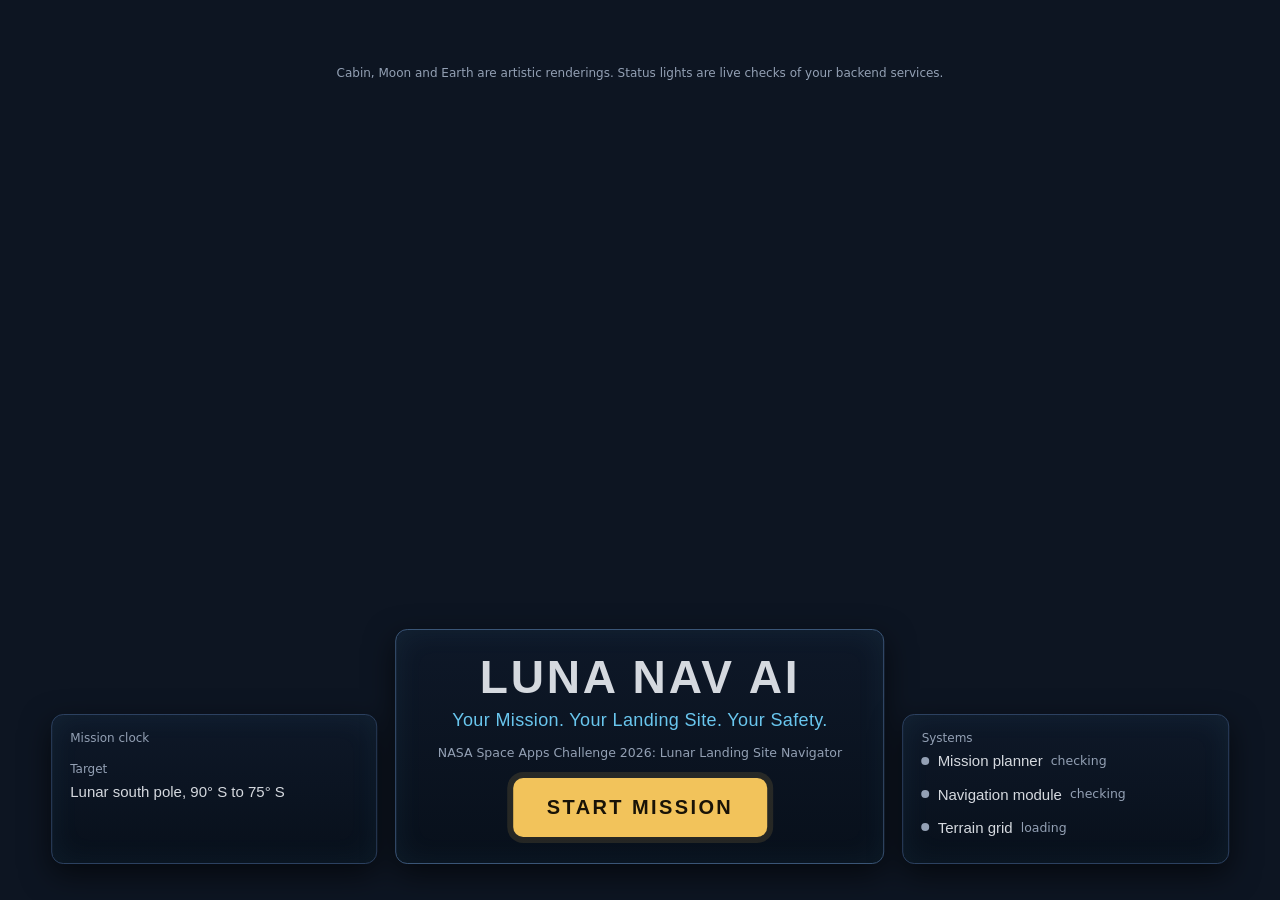
<file: index.html>
<!doctype html>
<html lang="en">
<head>
  <meta charset="utf-8" />
  <meta name="viewport" content="width=device-width, initial-scale=1" />
  <title>LUNA NAV AI</title>
  <meta http-equiv="refresh" content="0; url=frontend/?v=15" />
  <style>body { margin: 0; min-height: 100vh; display: grid; place-items: center; background: #0D1522; color: #D5D9DF; font: 16px/1.5 "Segoe UI", system-ui, sans-serif; } a { color: #F2C35B; }</style>
</head>
<body>
  <p>Opening LUNA NAV AI… <a href="frontend/?v=15">Continue</a></p>
</body>
</html>
</file>
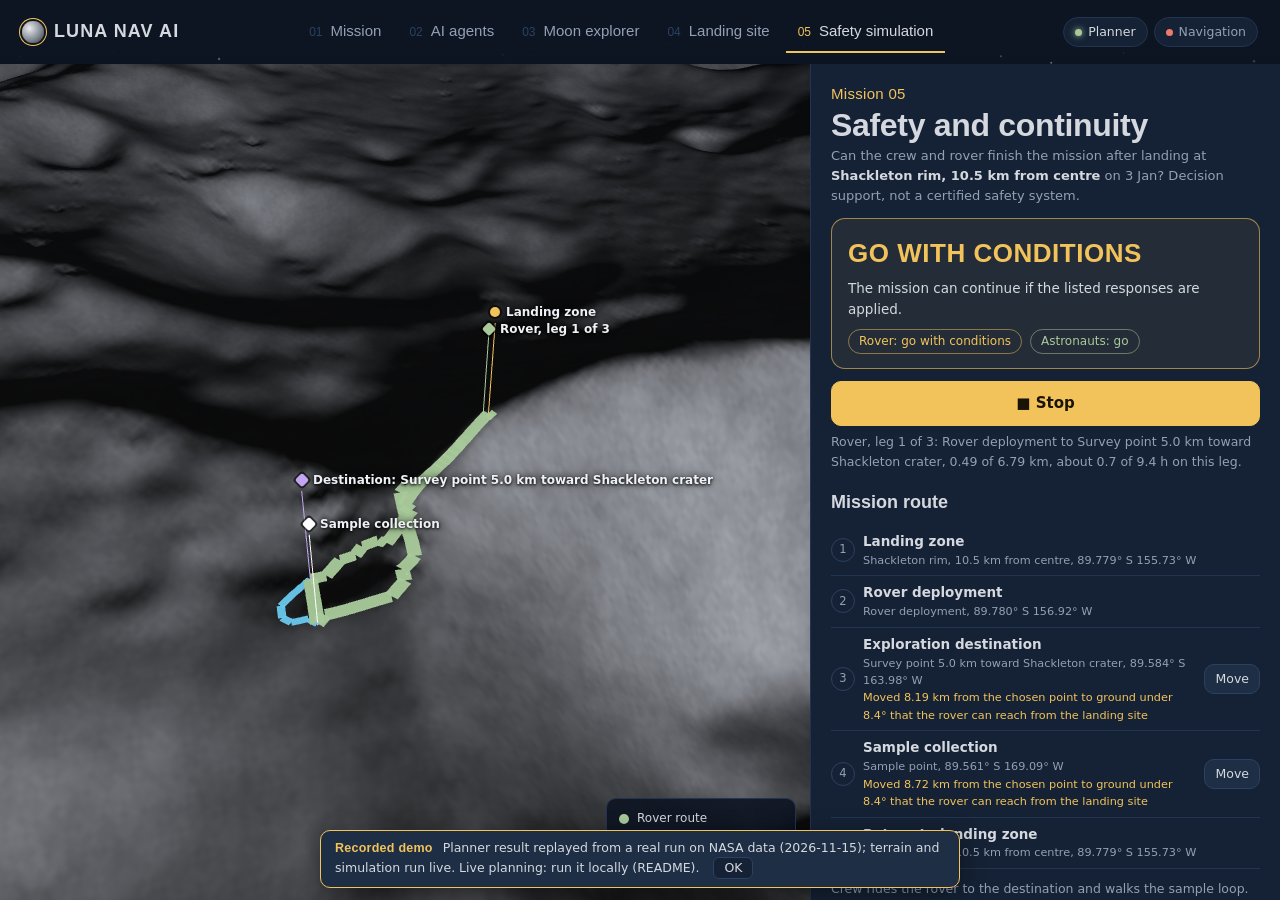
<file: frontend/index.html>
<!doctype html>
<html lang="en">
<head>
  <meta charset="utf-8" />
  <meta name="viewport" content="width=device-width, initial-scale=1" />
  <title>LUNA NAV AI — Mission Command</title>
  <link rel="icon" href="data:," />
  <link rel="stylesheet" href="styles.css?v=15" />
</head>
<body data-phase="cabin">
  <canvas id="stars" aria-hidden="true"></canvas>
  <canvas id="moon" aria-hidden="true"></canvas>

  <!-- ============ OPENING: COMMAND CABIN ============ -->
  <section class="cabin" id="cabin" aria-labelledby="h-cabin">
    <div class="screens">
      <div class="scr side">
        <p class="scr-k">Mission clock</p><p class="scr-v" id="cabin-clock"></p>
        <p class="scr-k">Target</p><p class="scr-v">Lunar south pole, 90° S to 75° S</p>
      </div>
      <div class="scr main">
        <h1 id="h-cabin">LUNA NAV AI</h1>
        <p class="tag">Your Mission. Your Landing Site. Your Safety.</p>
        <p class="challenge">NASA Space Apps Challenge 2026: Lunar Landing Site Navigator</p>
        <button class="start" id="start-mission">START MISSION</button>
      </div>
      <div class="scr side" aria-live="polite">
        <p class="scr-k">Systems</p>
        <p class="scr-v"><i class="led" id="led-planner"></i>Mission planner <span id="st-planner">checking</span></p>
        <p class="scr-v"><i class="led" id="led-nav"></i>Navigation module <span id="st-nav">checking</span></p>
        <p class="scr-v"><i class="led" id="led-terrain"></i>Terrain grid <span id="st-terrain">loading</span></p>
      </div>
    </div>
    <p class="cabin-note">Cabin, Moon and Earth are artistic renderings. Status lights are live checks of your backend services.</p>
  </section>

  <header class="top">
    <div class="brand"><span class="brand-mark" aria-hidden="true"></span><span>LUNA NAV AI</span></div>
    <nav class="rail" aria-label="Mission phases">
      <button class="step" data-go="define"><span class="n">01</span>Mission</button>
      <button class="step" data-go="agents" disabled><span class="n">02</span>AI agents</button>
      <button class="step" data-go="explore"><span class="n">03</span>Moon explorer</button>
      <button class="step" data-go="discover" disabled><span class="n">04</span>Landing site</button>
      <button class="step" data-go="safety" disabled><span class="n">05</span>Safety simulation</button>
    </nav>
    <div class="services" aria-live="polite">
      <button class="svc" id="svc-planner" title="Person 4 mission planner"><i></i>Planner</button>
      <button class="svc" id="svc-nav" title="Person 3 Moon navigation"><i></i>Navigation</button>
    </div>
  </header>

  <!-- ============ MISSION 01 ============ -->
  <section class="phase" id="phase-define" aria-labelledby="h-define">
    <div class="hero-copy">
      <p class="kicker">Mission 01</p>
      <h1 id="h-define">Commander, choose where we land.</h1>
      <p class="lede">Pick the mission type and the landing date. The planner does the rest with NASA data.</p>
      <p class="art-note">Moon rendering is artistic. The gold ring marks the region the site service analyses (south of 75° S).</p>
    </div>

    <form class="console" id="brief" novalidate>
      <div class="console-head"><h2>Mission briefing</h2><span class="mid" id="mission-id-chip" hidden></span></div>

      <fieldset class="block">
        <legend>Mission objective</legend>
        <div class="type-cards four" role="radiogroup">
          <label class="tcard"><input type="radio" name="mtype" value="science" checked />
            <span class="glyph g-explore" aria-hidden="true"></span><b>Scientific exploration</b><small>Collect samples and study geology</small></label>
          <label class="tcard"><input type="radio" name="mtype" value="crewed" />
            <span class="glyph g-astro" aria-hidden="true"></span><b>Astronaut exploration</b><small>Crew moves across the surface</small></label>
          <label class="tcard"><input type="radio" name="mtype" value="robotic" />
            <span class="glyph g-rover" aria-hidden="true"></span><b>Rover exploration</b><small>Deploy a rover to a target region</small></label>
          <label class="tcard"><input type="radio" name="mtype" value="long_duration" />
            <span class="glyph g-lab" aria-hidden="true"></span><b>Long-duration mission</b><small>Energy and contact over a long stay</small></label>
        </div>
        <p class="hint" id="preset-note"></p>
      </fieldset>

      <fieldset class="block basics">
        <legend>When and where</legend>
        <div class="basics-grid">
          <div class="field"><span>Landing date (UTC)</span><input type="hidden" id="date" value="2030-01-01" />
            <div class="date-row"><select id="d-day" aria-label="Day"></select><select id="d-month" aria-label="Month"></select><select id="d-year" aria-label="Year"></select></div></div>
          <label class="field"><span>Landing time (UTC)</span><select id="time"></select></label>
          <label class="field"><span>Stay on the surface <output id="dur-out">96 h</output></span>
            <input type="range" id="duration" min="12" max="336" step="12" value="96" /></label>
          <div class="field place"><span>Landing place</span>
            <label class="region"><input type="radio" name="region" value="south-pole" checked /><b>Lunar south pole</b><small>Analysed with NASA LOLA terrain</small></label></div>
        </div>
      </fieldset>

      <details class="block rules advanced" id="advanced">
        <summary>Advanced settings <small>optional</small></summary>
        <div class="adv-group"><h3>Planning window</h3>
        <label class="field"><span>Days to evaluate</span>
          <div class="stepper"><button type="button" data-step="-1" aria-label="Fewer days">−</button><output id="days-out">3</output><button type="button" data-step="1" aria-label="More days">+</button></div>
          <input type="hidden" id="days" value="3" /></label>
        </div>
        <div class="adv-group"><h3>What matters most</h3>
        <div class="prio" style="--c: var(--sun)"><label for="p-sun">Energy (sunlight)</label><input type="range" id="p-sun" min="0" max="3" step="0.5" value="2" /><output>2</output></div>
        <div class="prio" style="--c: var(--link)"><label for="p-comm">Earth communication</label><input type="range" id="p-comm" min="0" max="3" step="0.5" value="2" /><output>2</output></div>
        <div class="prio" style="--c: var(--ground)"><label for="p-terrain">Terrain safety</label><input type="range" id="p-terrain" min="0" max="3" step="0.5" value="2" /><output>2</output></div>
        <div class="balance" aria-hidden="true"><span id="bal-sun"></span><span id="bal-comm"></span><span id="bal-terrain"></span><span id="bal-nav"></span></div>
        </div>
        <div class="adv-group"><h3>Exploration destination</h3>
        <label class="field"><span>Destination after landing</span>
          <select id="dest-select" class="sel"><option value="auto">Nearest surveyed site to the landing site</option></select></label>
        <label class="toggle"><input type="checkbox" id="nav-on" checked /><span class="sw" aria-hidden="true"></span>
          <span>Include traverse access in the site ranking</span></label>
        <div id="nav-opts">
          <div class="prio" style="--c: var(--route)"><label for="p-nav">Traverse priority</label><input type="range" id="p-nav" min="0" max="3" step="0.5" value="1" /><output>1</output></div>
          <label class="field"><span>Longest acceptable route <output id="maxroute-out">10 km</output></span>
            <input type="range" id="max-route" min="1000" max="100000" step="1000" value="10000" /></label>
          <p class="hint">The destination is used by the safety simulation.</p>
        </div>
        </div>
        <div class="adv-group mobility"><h3>Crew and rover limits</h3>
        <div class="mob-col"><b class="mob-h astro">Astronauts</b>
          <label class="field"><span>Steepest walking slope <output id="a-slope-out">12°</output></span><input type="range" id="a-slope" min="4" max="25" value="12" /></label>
          <label class="field"><span>Longest EVA walk <output id="a-km-out">8 km</output></span><input type="range" id="a-km" min="1" max="20" value="8" /></label>
          <label class="field"><span>Longest EVA <output id="a-h-out">7 h</output></span><input type="range" id="a-h" min="2" max="10" value="7" /></label>
        </div>
        <div class="mob-col"><b class="mob-h rover">Rover</b>
          <label class="field"><span>Steepest drivable slope <output id="r-slope-out">15°</output></span><input type="range" id="r-slope" min="5" max="30" value="15" /></label>
          <label class="field"><span>Drive speed <output id="r-speed-out">0.20 m/s</output></span><input type="range" id="r-speed" min="0.05" max="1" step="0.05" value="0.2" /></label>
          <label class="field"><span>Battery <output id="r-batt-out">1500 Wh</output></span><input type="range" id="r-batt" min="300" max="6000" step="100" value="1500" /></label>
        </div>
        <p class="hint">Assumptions for the safety simulation, not measurements.</p>
        </div>
        <div class="adv-group"><h3>Landing rules</h3>
        <label class="field"><span>Steepest landing slope <output id="slope-out">15°</output></span><input type="range" id="max-slope" min="1" max="30" step="1" value="15" /></label>
        <label class="field"><span>Minimum sunlight <output id="minsun-out">20 h</output></span><input type="range" id="min-sun" min="0" max="200" step="2" value="20" /></label>
        <label class="field"><span>Longest Earth blackout <output id="blackout-out">60 h</output></span><input type="range" id="max-blackout" min="0" max="200" step="2" value="60" /></label>
        <label class="toggle"><input type="checkbox" id="allow-mock" checked /><span class="sw" aria-hidden="true"></span><span>Allow a provisional recommendation from mock data</span></label>
        </div>
      </details>

      <div class="launch-bar">
        <p id="brief-summary" class="summary"></p>
        <p id="brief-error" class="err" role="alert" hidden></p>
        <div class="launch-actions">
          <button type="button" class="ghost" id="new-mission" hidden>Start a new mission</button>
          <button type="submit" class="launch" id="launch">Launch mission analysis</button>
        </div>
      </div>
    </form>
  </section>

  <!-- ============ MISSION 02 ============ -->
  <section class="phase" id="phase-agents" aria-labelledby="h-agents">
    <div class="cc">
      <div class="cc-head"><p class="kicker">Mission 02</p><h1 id="h-agents">Planning agents</h1><div class="req" id="req-status" aria-live="polite"></div></div>
      <ol class="pipeline" id="pipeline"></ol>
      <div class="cc-foot" id="cc-foot"></div>
    </div>
  </section>

  <!-- ============ MISSION 03 ============ -->
  <section class="phase" id="phase-explore" aria-labelledby="h-explore">
    <div class="ex">
      <div class="ex-map">
        <div class="view3d-slot" id="slot-explore"></div>
        <canvas id="map" tabindex="0" hidden aria-label="Moon chart, south polar stereographic. Drag to pan, scroll or plus and minus to zoom."></canvas>
        <div class="viewseg seg" id="view-mode" role="group" aria-label="View">
          <button type="button" data-v="3d" class="on">3D terrain</button><button type="button" data-v="2d">2D chart</button>
        </div>
        <div class="map-tools" id="tools-2d" hidden>
          <button type="button" id="zoom-in" aria-label="Zoom in">+</button><button type="button" id="zoom-out" aria-label="Zoom out">−</button><button type="button" id="zoom-fit">Fit</button>
        </div>
        <div class="hud" id="hud">Drag to rotate, right-drag to pan, scroll to zoom. Click the ground to inspect it.</div>
        <div class="legend" id="legend"></div>
      </div>
      <aside class="ex-side">
        <p class="kicker">Mission 03</p>
        <h1 id="h-explore">Moon explorer</h1>
        <form class="search" id="search"><input id="search-q" placeholder="Site name, ID, or lat, lon (e.g. -89.1, 45)" aria-label="Search lunar locations" /><button class="btn">Go</button></form>
        <p class="hint" id="search-msg"></p>
        <div class="layers">
          <span class="lbl">Terrain colour</span>
          <div class="seg" id="terrain-mode">
            <button type="button" data-mode="regolith" class="on">Shaded</button><button type="button" data-mode="elevation">Elevation</button><button type="button" data-mode="slope">Slope</button>
          </div>
          <label class="field" id="exag-wrap"><span>Vertical exaggeration <output id="exag-out">×3</output></span><input type="range" id="exag" min="1" max="10" step="0.5" value="3" /></label>
          <label class="toggle small"><input type="checkbox" id="features" checked /><span class="sw" aria-hidden="true"></span><span>Named craters (IAU)</span></label>
          <label class="toggle small"><input type="checkbox" id="artemis" checked /><span class="sw" aria-hidden="true"></span><span>NASA Artemis III candidate regions</span></label>
          <label class="toggle small" id="p3-wrap"><input type="checkbox" id="p3-sites" checked /><span class="sw" aria-hidden="true"></span><span>Surveyed sites (navigation module)</span></label>
        </div>
        <div id="nav-banner" class="note"></div>
        <details class="resources" open>
          <summary>Challenge resources and how we use them</summary>
          <dl>
            <dt><a href="https://ssd.jpl.nasa.gov/horizons/" target="_blank" rel="noopener">NASA/JPL Horizons</a></dt>
            <dd>Queried live for every plan: Sun and Earth positions seen from each site, with the LOLA horizon. Gives the sunlight (power) and Earth-visible (communication) hours.</dd>
            <dt><a href="https://quickmap.lroc.asu.edu/" target="_blank" rel="noopener">LROC QuickMap</a></dt>
            <dd>Its LOLA terrain is the data under this 3D view, downloaded from NASA's PDS. Use "Open in QuickMap" on a site to compare with its south-pole illumination and slope layers.</dd>
            <dt><a href="https://trek.nasa.gov/moon/" target="_blank" rel="noopener">NASA Moon Trek</a></dt>
            <dd>Same LRO data in NASA's own 3D viewer. "Open in Moon Trek" copies the site coordinates for a side-by-side check of the terrain and horizon.</dd>
            <dt><a href="https://www.asc-csa.gc.ca/eng/astronomy/moon-exploration/" target="_blank" rel="noopener">CSA Moon Exploration</a></dt>
            <dd>Canada planned a rover for the south polar region and is developing a lunar utility rover to carry cargo for astronauts. Our safety simulation asks the same question for each site: can a rover operate here after landing?</dd>
          </dl>
        </details>
        <div id="site-panel" class="site-panel"></div>
        <div class="route-box" id="route-box"></div>
      </aside>
    </div>
  </section>

  <!-- ============ MISSION 04 ============ -->
  <section class="phase" id="phase-discover" aria-labelledby="h-discover"><div class="dossier" id="dossier"></div></section>

  <!-- ============ MISSION 05 ============ -->
  <section class="phase" id="phase-safety" aria-labelledby="h-safety">
    <div class="sf">
      <div class="sf-view"><div class="view3d-slot" id="slot-safety"></div><div class="legend" id="sf-legend"></div></div>
      <aside class="sf-side" id="sf-side"></aside>
    </div>
  </section>

  <!-- shared 3D view; moved between Mission 03 and 05 -->
  <div id="view3d" class="view3d"><canvas id="gl" tabindex="0" aria-label="3D lunar terrain. Drag to rotate, right-drag to pan, scroll to zoom. In LUNA WALK: drag to look, W A S D to move, Shift to run."></canvas><div class="glabels" id="glabels"></div>
    <div class="walk-hud" id="walk-hud" hidden>
      <div class="walk-top"><b>LUNA WALK</b><span id="walk-where"></span><button class="btn" id="walk-exit">Back to orbit</button></div>
      <p class="walk-note">Ground-level reconstruction from the terrain grid (true vertical scale). Surface texture and sky are illustrative. Not a photograph.</p>
      <div class="walk-keys">Drag to look. W A S D to move, Shift to run, scroll to change speed.</div>
    </div>
    <p class="nogl" id="nogl" hidden>3D view needs WebGL, which this browser has turned off. Use the 2D chart.</p>
  </div>

  <div class="toast" id="toast" role="status" aria-live="polite" hidden></div>
  <script type="module" src="js/app.js?v=15"></script>
</body>
</html>
</file>
<file: frontend/styles.css>
:root {
  --night: #0D1522; --deck: #152235; --deck-2: #1D2E45; --line: #2C4160; --line-soft: #22344f;
  --regolith: #D5D9DF; --dust: #93A0B4; --sun: #F2C35B; --link: #69C6EE; --ground: #A9C99A;
  --route: #C3A6F2; --halt: #F07A6A;
  --display: "Bahnschrift", "DIN Alternate", "D-DIN", "Barlow Semi Condensed", "Roboto Condensed", "Arial Narrow", sans-serif;
  --body: "Segoe UI Variable Text", "Segoe UI", "Inter", "Helvetica Neue", system-ui, sans-serif;
  --top: 64px;
}
* { box-sizing: border-box; }
html, body { margin: 0; height: 100%; }
body { background: var(--night); color: var(--regolith); font: 15px/1.55 var(--body); overflow: hidden; }
button, input, select { font: inherit; color: inherit; }
code { font-size: .92em; color: var(--link); }
:focus-visible { outline: 2px solid var(--sun); outline-offset: 2px; }
.kicker { font-family: var(--display); color: var(--sun); margin: 0 0 4px; font-size: 15px; letter-spacing: .02em; }
h1 { font-family: var(--display); font-weight: 600; font-stretch: condensed; letter-spacing: -.01em; margin: 0; line-height: 1.02; }
h2 { font-family: var(--display); font-weight: 600; font-size: 20px; margin: 0; }

#stars, #moon { position: fixed; pointer-events: none; }
#stars { inset: 0; width: 100%; height: 100%; }
#moon { width: min(84vh, 50vw); height: min(84vh, 50vw); left: calc(100vw - min(500px, 42vw) - min(84vh, 50vw) + 2vw); top: calc(50% + 20px); transform: translateY(-50%);
  transition: transform 1.1s cubic-bezier(.2,.7,.1,1), opacity .8s, left 1.1s cubic-bezier(.2,.7,.1,1); }
body[data-phase="agents"] #moon { left: calc(50% - min(43vh, 29vw)); opacity: .22; transform: translateY(-50%) scale(1.15); }
body[data-phase="explore"] #moon, body[data-phase="discover"] #moon, body[data-phase="safety"] #moon { opacity: 0; }

/* ---------- top bar ---------- */
.top { position: fixed; inset: 0 0 auto 0; height: var(--top); display: flex; align-items: center; gap: 24px; padding: 0 22px; z-index: 20;
  background: linear-gradient(var(--night) 60%, transparent); }
.brand { display: flex; align-items: center; gap: 10px; font-family: var(--display); font-weight: 700; font-size: 18px; letter-spacing: .06em; }
.brand-mark { width: 22px; height: 22px; border-radius: 50%; background: radial-gradient(circle at 34% 34%, #e9ebee, #7c838d 60%, #2a313c); box-shadow: 0 0 0 2px var(--night), 0 0 0 3px var(--sun); }
.rail { display: flex; gap: 4px; margin: 0 auto; }
.step { white-space: nowrap; background: none; border: 0; border-bottom: 2px solid transparent; padding: 8px 12px; cursor: pointer; color: var(--dust); font-family: var(--display); font-size: 15px; display: flex; gap: 8px; align-items: baseline; }
.step .n { font-size: 12px; color: var(--line); font-variant-numeric: tabular-nums; }
.step:hover:not(:disabled) { color: var(--regolith); }
.step[aria-current="step"] { color: var(--regolith); border-color: var(--sun); }
.step[aria-current="step"] .n { color: var(--sun); }
.step:disabled { opacity: .45; cursor: not-allowed; }
.services { display: flex; gap: 6px; }
.svc { display: flex; align-items: center; gap: 6px; background: var(--deck); border: 1px solid var(--line-soft); border-radius: 999px; padding: 4px 11px; font-size: 12.5px; cursor: pointer; color: var(--dust); }
.svc i { width: 7px; height: 7px; border-radius: 50%; background: var(--dust); }
.svc.ok i { background: var(--ground); box-shadow: 0 0 6px var(--ground); } .svc.ok { color: var(--regolith); }
.svc.down i { background: var(--halt); }

/* ---------- phases ---------- */
.phase { position: fixed; inset: var(--top) 0 0 0; display: none; z-index: 5; }
body[data-phase="define"] #phase-define, body[data-phase="agents"] #phase-agents,
body[data-phase="explore"] #phase-explore, body[data-phase="discover"] #phase-discover, body[data-phase="safety"] #phase-safety { display: block; }

/* ---------- Mission 01 ---------- */
#phase-define { display: none; }
body[data-phase="define"] #phase-define { display: grid; grid-template-columns: 1fr min(500px, 42vw); }
.hero-copy { align-self: end; padding: 0 0 7vh 4vw; max-width: 520px; position: relative; z-index: 2; }
.hero-copy h1 { font-size: clamp(40px, 5vw, 72px); text-shadow: 0 2px 24px rgba(0,0,0,.7); }
.lede { color: var(--regolith); max-width: 46ch; margin: 14px 0 8px; text-shadow: 0 1px 12px rgba(0,0,0,.9); }
.art-note { color: var(--dust); font-size: 12.5px; max-width: 52ch; margin: 0; }
.console { margin: 8px 14px 14px 0; background: rgba(21,34,53,.88); backdrop-filter: blur(10px); border: 1px solid var(--line-soft); border-radius: 18px;
  overflow-y: auto; display: flex; flex-direction: column; }
.console-head { display: flex; justify-content: space-between; align-items: center; padding: 18px 20px 6px; }
.mid { font-size: 12px; color: var(--dust); border: 1px solid var(--line); border-radius: 999px; padding: 2px 10px; font-variant-numeric: tabular-nums; }
.block { border: 0; border-top: 1px solid var(--line-soft); margin: 0; padding: 14px 20px 16px; min-width: 0; }
.block legend, .rules summary { font-family: var(--display); font-size: 15.5px; color: var(--regolith); padding: 0; margin-bottom: 10px; float: left; width: 100%; }
.block legend + * { clear: both; }
.hint { color: var(--dust); font-size: 12.5px; margin: 10px 0 0; clear: both; }

.type-cards { display: grid; grid-template-columns: repeat(3, 1fr); gap: 8px; }
.tcard { position: relative; border: 1px solid var(--line); border-radius: 12px; padding: 12px 10px 10px; cursor: pointer; display: flex; flex-direction: column; gap: 3px; background: var(--deck-2); transition: border-color .2s, background .2s; }
.tcard input, .region input { position: absolute; opacity: 0; }
.tcard b { font-family: var(--display); font-weight: 600; font-size: 14.5px; line-height: 1.15; }
.tcard small { color: var(--dust); font-size: 12px; line-height: 1.3; }
.tcard:has(input:checked) { border-color: var(--sun); background: #22324a; }
.tcard:has(input:focus-visible), .region:has(input:focus-visible) { outline: 2px solid var(--sun); outline-offset: 2px; }
.glyph { width: 34px; height: 26px; margin-bottom: 4px; position: relative; }
.g-explore::before { content: ""; position: absolute; inset: 2px 6px 2px 2px; border: 2px solid var(--link); border-radius: 50%; }
.g-explore::after { content: ""; position: absolute; width: 10px; height: 2px; background: var(--link); right: 2px; bottom: 4px; transform: rotate(40deg); }
.g-rover::before { content: ""; position: absolute; left: 2px; right: 6px; top: 6px; height: 9px; border: 2px solid var(--ground); border-radius: 3px; }
.g-rover::after { content: ""; position: absolute; left: 4px; bottom: 2px; width: 6px; height: 6px; border-radius: 50%; background: var(--ground); box-shadow: 16px 0 0 var(--ground); }
.g-lab::before { content: ""; position: absolute; left: 12px; top: 2px; width: 2px; height: 20px; background: var(--sun); }
.g-lab::after { content: ""; position: absolute; left: 3px; top: 4px; width: 20px; height: 9px; border: 2px solid var(--sun); border-radius: 50% 50% 4px 4px; }

.window { display: grid; grid-template-columns: 1fr 1fr; gap: 12px 16px; }
.window legend { grid-column: 1 / -1; }
.field { display: flex; flex-direction: column; gap: 6px; font-size: 13.5px; color: var(--dust); margin-bottom: 10px; }
.field.wide { grid-column: 1 / -1; margin-bottom: 0; }
.field output, .prio output { color: var(--regolith); font-family: var(--display); font-variant-numeric: tabular-nums; }
.field span { display: flex; justify-content: space-between; }
input[type="date"] { background: var(--deck-2); border: 1px solid var(--line); border-radius: 8px; padding: 8px 10px; color-scheme: dark; }
.stepper { display: flex; align-items: center; border: 1px solid var(--line); border-radius: 8px; background: var(--deck-2); width: max-content; }
.stepper button { background: none; border: 0; width: 38px; height: 38px; cursor: pointer; font-size: 18px; color: var(--regolith); }
.stepper output { min-width: 34px; text-align: center; font-size: 18px; }

input[type="range"] { -webkit-appearance: none; appearance: none; width: 100%; height: 22px; background: transparent; --c: var(--sun); }
input[type="range"]::-webkit-slider-runnable-track { height: 4px; border-radius: 4px; background: linear-gradient(90deg, var(--c) var(--fill, 50%), var(--line) var(--fill, 50%)); }
input[type="range"]::-moz-range-track { height: 4px; border-radius: 4px; background: var(--line); }
input[type="range"]::-moz-range-progress { height: 4px; background: var(--c); border-radius: 4px; }
input[type="range"]::-webkit-slider-thumb { -webkit-appearance: none; width: 16px; height: 16px; border-radius: 50%; background: var(--regolith); border: 3px solid var(--c); margin-top: -6px; }
input[type="range"]::-moz-range-thumb { width: 12px; height: 12px; border-radius: 50%; background: var(--regolith); border: 3px solid var(--c); }

.regions { display: grid; gap: 6px; }
.region { position: relative; display: grid; grid-template-columns: 1fr; padding: 9px 12px; border-radius: 10px; border: 1px solid var(--line); cursor: pointer; }
.region b { font-family: var(--display); font-weight: 600; } .region small { color: var(--dust); font-size: 12.5px; }
.region:has(input:checked) { border-color: var(--sun); background: #22324a; }
.region.locked { opacity: .5; cursor: not-allowed; border-style: dashed; }

.prio { display: grid; grid-template-columns: 150px 1fr 26px; align-items: center; gap: 10px; font-size: 14px; }
.prio input { --c: inherit; }
.prio label::before { content: ""; display: inline-block; width: 8px; height: 8px; border-radius: 50%; background: var(--c); margin-right: 8px; }
.balance { display: flex; height: 6px; border-radius: 6px; overflow: hidden; margin-top: 10px; background: var(--line); }
.balance span { transition: flex-grow .3s; }
#bal-sun { background: var(--sun); } #bal-comm { background: var(--link); } #bal-terrain { background: var(--ground); } #bal-nav { background: var(--route); }

.toggle { display: flex; align-items: center; gap: 10px; cursor: pointer; font-size: 14px; position: relative; }
.toggle input { position: absolute; opacity: 0; }
.sw { width: 34px; height: 20px; border-radius: 999px; background: var(--line); position: relative; flex: none; transition: background .2s; }
.sw::after { content: ""; position: absolute; top: 3px; left: 3px; width: 14px; height: 14px; border-radius: 50%; background: var(--regolith); transition: transform .2s; }
.toggle input:checked + .sw { background: var(--route); }
.toggle input:checked + .sw::after { transform: translateX(14px); }
.toggle input:focus-visible + .sw { outline: 2px solid var(--sun); outline-offset: 2px; }
.toggle.small { font-size: 13px; margin-top: 8px; }
#nav-opts { margin-top: 12px; }
.rules summary { cursor: pointer; list-style: none; float: none; margin: 0; }
.rules summary::after { content: "  +"; color: var(--dust); }
.rules[open] summary::after { content: "  −"; }
.rules[open] summary { margin-bottom: 12px; }

.launch-bar { margin-top: auto; position: sticky; bottom: 0; padding: 14px 20px 18px; background: linear-gradient(transparent, rgba(21,34,53,.98) 26%); border-top: 1px solid var(--line-soft); }
.summary { margin: 0 0 10px; color: var(--dust); font-size: 13px; }
.summary b { color: var(--regolith); font-weight: 600; }
.err { color: var(--halt); font-size: 13.5px; margin: 0 0 10px; }
.launch-actions { display: flex; gap: 8px; }
.launch { flex: 1; background: var(--sun); color: #1a1407; border: 0; border-radius: 12px; padding: 14px 18px; font-family: var(--display); font-weight: 700; font-size: 18px; cursor: pointer; }
.launch:hover { background: #f7d17a; } .launch:disabled { opacity: .55; cursor: progress; }
.ghost, .btn { background: var(--deck-2); border: 1px solid var(--line); border-radius: 10px; padding: 10px 14px; cursor: pointer; }
.ghost:hover, .btn:hover { border-color: var(--regolith); }
.btn.primary { background: var(--sun); color: #1a1407; border-color: var(--sun); font-weight: 600; }

/* ---------- Mission 02 ---------- */
#phase-agents { overflow-y: auto; }
.cc { max-width: 880px; margin: 0 auto; padding: 18px 24px 60px; position: relative; }
.cc-head h1 { font-size: 46px; }
.req { margin: 14px 0 22px; display: flex; gap: 14px; align-items: center; flex-wrap: wrap; font-size: 14px; color: var(--dust); }
.req .state { color: var(--regolith); font-weight: 600; }
.req .bar { flex: 1 1 200px; height: 3px; background: var(--line); border-radius: 3px; overflow: hidden; position: relative; }
.req .bar.run::after { content: ""; position: absolute; inset: 0; width: 30%; background: var(--sun); animation: sweep 1.3s ease-in-out infinite; }
@keyframes sweep { from { transform: translateX(-100%); } to { transform: translateX(340%); } }
.pipeline { list-style: none; margin: 0; padding: 0; position: relative; }
.pipeline::before { content: ""; position: absolute; left: 21px; top: 20px; bottom: 20px; width: 2px; background: var(--line); }
.agent { position: relative; display: grid; grid-template-columns: 44px 1fr; gap: 14px; padding: 8px 0; }
.agent .node { width: 44px; height: 44px; border-radius: 50%; border: 2px solid var(--line); background: var(--night); display: grid; place-items: center;
  font-family: var(--display); font-size: 13px; color: var(--dust); position: relative; z-index: 1; transition: border-color .4s, background .4s; }
.agent .card { background: rgba(21,34,53,.82); border: 1px solid var(--line-soft); border-radius: 14px; padding: 12px 16px; }
.agent .row1 { display: flex; justify-content: space-between; gap: 10px; align-items: baseline; flex-wrap: wrap; }
.agent h3 { margin: 0; font-family: var(--display); font-weight: 600; font-size: 19px; }
.agent .role { color: var(--dust); font-size: 13px; margin: 2px 0 0; }
.agent .pill { font-size: 12px; border-radius: 999px; padding: 2px 10px; border: 1px solid var(--line); color: var(--dust); white-space: nowrap; }
.agent .evidence { margin: 10px 0 0; padding: 10px 0 0; border-top: 1px dashed var(--line); font-size: 13.5px; display: grid; gap: 4px; }
.agent .evidence div { display: flex; justify-content: space-between; gap: 12px; }
.agent .evidence span:first-child { color: var(--dust); }
.agent .evidence span:last-child { text-align: right; font-variant-numeric: tabular-nums; }
.agent.branch { margin-left: 40px; }
.agent.branch::before { content: ""; position: absolute; left: -19px; top: -8px; width: 40px; height: 30px; border-left: 2px dashed var(--line); border-bottom: 2px dashed var(--line); border-bottom-left-radius: 14px; }
.agent[data-s="waiting"] .node { border-color: var(--sun); animation: breathe 1.6s ease-in-out infinite; }
.agent[data-s="waiting"] .pill { color: var(--sun); border-color: rgba(242,195,91,.5); }
@keyframes breathe { 50% { box-shadow: 0 0 0 6px rgba(242,195,91,.12); } }
.agent[data-s="done"] .node { border-color: var(--ground); background: #1c2e2a; color: var(--ground); }
.agent[data-s="done"] .pill { color: var(--ground); border-color: rgba(169,201,154,.5); }
.agent[data-s="skipped"] { opacity: .62; } .agent[data-s="skipped"] .node { border-style: dashed; }
.agent[data-s="halted"] .node { border-color: var(--halt); color: var(--halt); }
.agent[data-s="halted"] .pill { color: var(--halt); border-color: rgba(240,122,106,.5); }
.cc-foot { margin-top: 20px; display: flex; gap: 10px; flex-wrap: wrap; align-items: center; }
.cc-foot p { flex-basis: 100%; color: var(--dust); font-size: 13px; margin: 0 0 4px; }

/* ---------- Mission 03 ---------- */
.ex { position: absolute; inset: 0; display: grid; grid-template-columns: 1fr 380px; }
.ex-map { position: relative; }
#map { position: absolute; inset: 0; width: 100%; height: 100%; cursor: grab; touch-action: none; }
#map:active { cursor: grabbing; } #map.picking { cursor: crosshair; }
.map-tools { position: absolute; right: 14px; top: 14px; display: flex; flex-direction: column; gap: 4px; }
.map-tools button { width: 40px; height: 36px; background: rgba(21,34,53,.9); border: 1px solid var(--line); border-radius: 8px; cursor: pointer; font-size: 16px; }
.map-tools #zoom-fit { font-size: 12px; }
.hud { position: absolute; left: 14px; bottom: 14px; background: rgba(13,21,34,.88); border: 1px solid var(--line-soft); border-radius: 8px; padding: 5px 10px; font-size: 12.5px; font-variant-numeric: tabular-nums; }
.legend { position: absolute; right: 14px; bottom: 14px; background: rgba(13,21,34,.9); border: 1px solid var(--line-soft); border-radius: 10px; padding: 10px 12px; font-size: 12px; display: grid; gap: 5px; min-width: 190px; }
.legend .k { display: flex; align-items: center; gap: 8px; }
.legend .dot { width: 10px; height: 10px; border-radius: 50%; } .legend .bar { height: 7px; border-radius: 4px; margin: 2px 0; }
.legend .ends { display: flex; justify-content: space-between; color: var(--dust); }
.ex-side { background: var(--deck); border-left: 1px solid var(--line-soft); padding: 18px 20px; overflow-y: auto; }
.ex-side h1 { font-size: 34px; margin-bottom: 14px; }
.layers { display: grid; gap: 4px; margin-bottom: 14px; } .lbl { font-size: 13px; color: var(--dust); }
.seg { display: inline-flex; border: 1px solid var(--line); border-radius: 9px; overflow: hidden; width: max-content; }
.seg button { background: none; border: 0; padding: 6px 13px; cursor: pointer; color: var(--dust); }
.seg button.on { background: var(--deck-2); color: var(--regolith); }
.note { font-size: 12.5px; color: var(--dust); border-left: 2px solid var(--sun); padding: 4px 0 4px 10px; margin: 0 0 14px; }
.note.bad { border-color: var(--halt); }
.site-panel h2 { font-size: 24px; } .site-panel .sub { color: var(--dust); font-size: 13px; margin: 2px 0 12px; }
.kv { display: grid; grid-template-columns: auto 1fr; gap: 4px 14px; font-size: 13.5px; margin: 0 0 12px; }
.kv dt { color: var(--dust); } .kv dd { margin: 0; text-align: right; font-variant-numeric: tabular-nums; }
.datepick { display: flex; gap: 4px; flex-wrap: wrap; margin-bottom: 10px; }
.datepick button { background: var(--deck-2); border: 1px solid var(--line); border-radius: 999px; padding: 3px 10px; font-size: 12px; cursor: pointer; }
.datepick button.on { border-color: var(--regolith); }
.route-box { border-top: 1px solid var(--line-soft); margin-top: 14px; padding-top: 14px; }
.route-box h2 { font-size: 18px; margin-bottom: 6px; }
.alt { border: 1px solid var(--line); border-radius: 10px; padding: 8px 10px; margin-top: 6px; cursor: pointer; font-size: 13px; }
.alt.sel { border-color: var(--regolith); background: var(--deck-2); }
.alt .sw2 { display: inline-block; width: 18px; height: 3px; vertical-align: middle; margin-right: 8px; border-radius: 2px; }
.alt .st { display: grid; grid-template-columns: 1fr 1fr; color: var(--dust); margin-top: 3px; font-variant-numeric: tabular-nums; }

/* ---------- badges ---------- */
.badge { display: inline-block; font-size: 11.5px; border-radius: 999px; padding: 1px 8px; border: 1px solid; vertical-align: 2px; white-space: nowrap; }
.badge.MOCK { color: #e8c77a; border-color: rgba(232,199,122,.55); }
.badge.UNVERIFIED { color: var(--halt); border-color: rgba(240,122,106,.55); }
.badge.VERIFIED { color: var(--ground); border-color: rgba(169,201,154,.6); }

/* ---------- Mission 04 ---------- */
#phase-discover { overflow-y: auto; }
.dossier { max-width: 1180px; margin: 0 auto; padding: 18px 26px 70px; }
.d-head { display: grid; grid-template-columns: 1fr auto; gap: 18px; align-items: end; margin-bottom: 18px; }
.d-head h1 { font-size: clamp(40px, 5vw, 68px); }
.d-head .coords { color: var(--dust); margin: 8px 0 0; font-variant-numeric: tabular-nums; }
.d-actions { display: flex; gap: 8px; flex-wrap: wrap; justify-content: flex-end; }
.provisional { border: 1px solid rgba(232,199,122,.45); background: rgba(232,199,122,.06); color: #ecd6a0; border-radius: 12px; padding: 10px 14px; font-size: 13.5px; margin-bottom: 18px; }
.provisional ul { margin: 4px 0 0; padding-left: 18px; }
.d-grid { display: grid; grid-template-columns: 1.15fr 1fr; gap: 18px; }
.panel { background: rgba(21,34,53,.9); border: 1px solid var(--line-soft); border-radius: 16px; padding: 18px 20px; }
.panel h2 { margin-bottom: 12px; }
.window-line { font-family: var(--display); font-size: 22px; margin: 0 0 4px; font-variant-numeric: tabular-nums; }
.gauge { margin: 14px 0; }
.gauge .top2 { display: flex; justify-content: space-between; align-items: baseline; font-size: 14px; }
.gauge .val { font-family: var(--display); font-size: 22px; font-variant-numeric: tabular-nums; }
.gauge .val small { font-size: 14px; color: var(--dust); }
.gauge .track { height: 8px; background: var(--line); border-radius: 8px; overflow: hidden; margin-top: 5px; position: relative; }
.gauge .track i { display: block; height: 100%; background: var(--c); border-radius: 8px; transition: width 1s cubic-bezier(.2,.7,.1,1); }
.gauge .track b { position: absolute; top: -3px; bottom: -3px; width: 2px; background: var(--regolith); }
.gauge .cap { font-size: 12.5px; color: var(--dust); margin-top: 3px; }
.feas { display: flex; gap: 18px; align-items: center; }
.feas .ring { width: 92px; height: 92px; flex: none; }
.feas .big { font-family: var(--display); font-size: 30px; }
.why { font-size: 14.5px; } .why p { margin: 0 0 10px; }
.contrib { display: flex; height: 22px; border-radius: 6px; overflow: hidden; margin: 8px 0 4px; background: var(--line); }
.contrib span { display: block; height: 100%; }
.contrib-keys { display: flex; gap: 14px; flex-wrap: wrap; font-size: 12.5px; color: var(--dust); }
.contrib-keys i { display: inline-block; width: 8px; height: 8px; border-radius: 50%; margin-right: 5px; }
.check { font-size: 12.5px; color: var(--dust); margin-top: 8px; }
.alts { width: 100%; border-collapse: collapse; font-size: 13.5px; font-variant-numeric: tabular-nums; }
.alts th { text-align: left; color: var(--dust); font-weight: 400; padding: 6px 8px; border-bottom: 1px solid var(--line); }
.alts td { padding: 8px; border-bottom: 1px solid var(--line-soft); vertical-align: middle; }
.alts tr.top td { color: var(--sun); }
.alts tr[data-site] { cursor: pointer; } .alts tr[data-site]:hover td { background: rgba(255,255,255,.03); }
.sbar { width: 90px; height: 6px; border-radius: 6px; background: var(--line); display: inline-block; vertical-align: middle; margin-right: 8px; overflow: hidden; }
.sbar i { display: block; height: 100%; background: var(--sun); }
.rej li { margin-bottom: 6px; } .rej { padding-left: 18px; font-size: 13.5px; } .rej .v { color: var(--halt); }
.span2 { grid-column: 1 / -1; }
.metrics { display: flex; gap: 22px; flex-wrap: wrap; font-size: 13px; color: var(--dust); }
.metrics b { color: var(--regolith); font-family: var(--display); font-size: 18px; display: block; font-variant-numeric: tabular-nums; }
.cmp { display: grid; grid-template-columns: 1fr 1fr; gap: 14px; }
.cmp h3 { font-family: var(--display); margin: 0 0 6px; font-weight: 600; }
.cmp ol { margin: 0; padding-left: 20px; font-size: 13.5px; font-variant-numeric: tabular-nums; }
.empty { text-align: center; max-width: 620px; margin: 6vh auto; }
.empty h1 { font-size: 48px; margin-bottom: 12px; }

.toast { position: fixed; bottom: 18px; left: 50%; transform: translateX(-50%); background: var(--deck-2); border: 1px solid var(--line); border-radius: 10px; padding: 10px 16px; z-index: 50; font-size: 14px; max-width: 90vw; }

@media (max-width: 980px) {
  body { overflow: auto; }
  .top { height: auto; flex-wrap: wrap; padding: 10px 14px; gap: 8px; position: sticky; }
  .rail { order: 3; width: 100%; overflow-x: auto; margin: 0; }
  .phase { position: relative; inset: auto; min-height: calc(100vh - 110px); }
  #moon { width: 90vw; height: 90vw; left: 5vw; top: 120px; transform: none; }
  body[data-phase="define"] #phase-define { grid-template-columns: 1fr; }
  .hero-copy { padding: 52vw 18px 20px; }
  .console { margin: 0 10px 20px; overflow: visible; }
  .launch-bar { position: static; }
  .step { padding: 8px 8px; font-size: 14px; }
  .type-cards { grid-template-columns: 1fr; }
  .prio { grid-template-columns: 120px 1fr 26px; }
  .ex { position: relative; grid-template-columns: 1fr; grid-template-rows: 62vh auto; }
  .ex-side { border-left: 0; }
  .d-grid, .cmp, .d-head { grid-template-columns: 1fr; }
  .d-actions { justify-content: flex-start; }
}
@media (prefers-reduced-motion: reduce) { *, *::before, *::after { animation: none !important; transition: none !important; } }

/* =================== v2: cabin, mobility, 3D, safety =================== */
.top { transition: opacity .6s; }
body[data-phase="cabin"] .top { opacity: 0; pointer-events: none; }
body[data-phase="cabin"] #moon { width: min(64vh, 42vw); height: min(64vh, 42vw); left: calc(50% - min(32vh, 21vw) + var(--mx, 0px) - 6vw); top: calc(38% + var(--my, 0px)); transform: translateY(-50%); }
.cabin { position: fixed; inset: 0; z-index: 8; display: none; overflow: hidden; }
body[data-phase="cabin"] .cabin { display: block; }
.cabin-svg { position: absolute; inset: -20px; transform: translate(var(--px, 0), var(--py, 0)); transition: transform .9s cubic-bezier(.4,0,.2,1), opacity .9s; }
.cabin-svg svg { width: 100%; height: 100%; display: block; }
.cabin .earth { position: absolute; width: min(9vh, 6vw); height: min(9vh, 6vw); right: 22vw; top: 17vh; transform: translate(var(--mx, 0), var(--my, 0)); }
.cabin.launch .cabin-svg { transform: scale(1.9); opacity: 0; }
.cabin.launch .screens, .cabin.launch .earth, .cabin.launch .cabin-note { opacity: 0; transition: opacity .5s; }
.screens { position: absolute; left: 50%; bottom: 4vh; transform: translateX(-50%) translate(var(--px, 0), var(--py, 0)); display: grid; grid-template-columns: 1fr 1.5fr 1fr; gap: 18px; width: min(1180px, 92vw); align-items: end; }
.scr { background: linear-gradient(#0e1828, #08101b); border: 1px solid #2c4160; border-radius: 12px; padding: 14px 18px; box-shadow: inset 0 0 30px rgba(105,198,238,.07), 0 10px 30px rgba(0,0,0,.6); }
.scr.side { min-height: 150px; }
.scr.main { text-align: center; padding: 24px 22px 26px; border-color: #3a5576; }
.scr.main h1 { font-size: clamp(32px, 3.6vw, 54px); letter-spacing: .06em; font-stretch: normal; white-space: nowrap; }
.tag { margin: 6px 0 18px; color: var(--link); font-family: var(--display); font-size: 18px; letter-spacing: .02em; }
.start { background: var(--sun); color: #191307; border: 0; border-radius: 10px; padding: 14px 34px; font-family: var(--display); font-weight: 700; font-size: 20px; letter-spacing: .12em; cursor: pointer; box-shadow: 0 0 0 6px rgba(242,195,91,.12); }
.start:hover { background: #f7d17a; }
.scr-k { margin: 0; font-size: 12px; color: var(--dust); }
.scr-v { margin: 2px 0 10px; font-family: var(--display); font-size: 15px; font-variant-numeric: tabular-nums; display: flex; align-items: center; gap: 8px; flex-wrap: wrap; }
.scr-v span { color: var(--dust); font-family: var(--body); font-size: 12.5px; }
.led { width: 8px; height: 8px; border-radius: 50%; background: var(--dust); display: inline-block; }
.led.ok { background: var(--ground); box-shadow: 0 0 8px var(--ground); } .led.warn { background: var(--sun); } .led.down { background: var(--halt); }
.cabin-note { position: absolute; left: 0; right: 0; top: 64px; text-align: center; font-size: 12px; color: var(--dust); margin: 0; }

.type-cards.four { grid-template-columns: repeat(2, 1fr); }
.g-astro::before { content: ""; position: absolute; left: 11px; top: 1px; width: 11px; height: 11px; border: 2px solid var(--link); border-radius: 50%; }
.g-astro::after { content: ""; position: absolute; left: 7px; top: 14px; width: 19px; height: 10px; border: 2px solid var(--link); border-bottom: 0; border-radius: 9px 9px 0 0; }
input[type="time"], .sel { background: var(--deck-2); border: 1px solid var(--line); border-radius: 8px; padding: 8px 10px; color-scheme: dark; width: 100%; }
.mobility { display: grid; grid-template-columns: 1fr 1fr; gap: 0 18px; }
.mobility legend, .mobility .hint { grid-column: 1 / -1; }
.mob-h { display: block; font-family: var(--display); font-weight: 600; margin-bottom: 6px; }
.mob-h.astro { color: var(--link); } .mob-h.rover { color: var(--ground); }
.mob-col .field { margin-bottom: 6px; }

/* explorer v2 */
.view3d-slot { position: absolute; inset: 0; }
.view3d { position: absolute; inset: 0; display: none; }
.view3d-slot .view3d { display: block; }
#gl { width: 100%; height: 100%; display: block; cursor: grab; outline: none; }
#gl:active { cursor: grabbing; }
.picking #gl { cursor: crosshair; }
.glabels { position: absolute; inset: 0; pointer-events: none; overflow: hidden; }
.glabel { position: absolute; left: 0; top: 0; white-space: nowrap; font-size: 12px; font-weight: 600; color: #eef1f5; text-shadow: 0 1px 3px #000, 0 0 8px #000; display: flex; gap: 6px; align-items: center; margin: -20px 0 0 -5px; }
.glabel i { width: 10px; height: 10px; border-radius: 50%; background: var(--mc); box-shadow: 0 0 0 2px rgba(0,0,0,.6); }
.glabel.p3 i { border-radius: 2px; } .glabel.stop i { border-radius: 2px; transform: rotate(45deg); }
.glabel small { color: var(--dust); font-weight: 400; }
.viewseg { position: absolute; left: 14px; top: 14px; background: rgba(13,21,34,.9); z-index: 3; }
.search { display: flex; gap: 6px; margin-bottom: 4px; }
.search input { flex: 1; background: var(--deck-2); border: 1px solid var(--line); border-radius: 8px; padding: 8px 10px; min-width: 0; }
.search .btn { padding: 8px 14px; }
.walk-hud { position: absolute; inset: 0; pointer-events: none; }
.walk-top { pointer-events: auto; position: absolute; left: 14px; top: 14px; right: 14px; display: flex; gap: 14px; align-items: center; background: rgba(13,21,34,.88); border: 1px solid var(--line); border-radius: 10px; padding: 8px 12px; font-size: 13.5px; }
.walk-top b { font-family: var(--display); color: var(--sun); font-size: 17px; letter-spacing: .06em; }
.walk-top span { flex: 1; color: var(--regolith); font-variant-numeric: tabular-nums; }
.walk-note { position: absolute; left: 14px; bottom: 44px; margin: 0; font-size: 12px; color: var(--dust); max-width: 520px; text-shadow: 0 1px 3px #000; }
.walk-keys { position: absolute; left: 14px; bottom: 14px; font-size: 12.5px; background: rgba(13,21,34,.85); border-radius: 8px; padding: 4px 10px; }
.walking .ex-side, .walking .viewseg, .walking #legend, .walking #hud, .walking #sf-legend { visibility: hidden; }
.walking .ex, .walking .sf { grid-template-columns: 1fr 0; }
.nogl { position: absolute; inset: 40% 20% auto; text-align: center; color: var(--dust); }

/* safety */
#phase-safety { overflow: hidden; }
.sf { position: absolute; inset: 0; display: grid; grid-template-columns: 1fr 470px; }
.sf-view { position: relative; }
.sf-side { background: var(--deck); border-left: 1px solid var(--line-soft); overflow-y: auto; padding: 18px 20px 40px; }
.sf-side h1 { font-size: 32px; margin-bottom: 4px; }
.sf-side h2 { font-size: 18px; margin: 18px 0 8px; }
.verdict { border-radius: 14px; padding: 14px 16px; margin: 12px 0; border: 1px solid; }
.verdict b { font-family: var(--display); font-size: 26px; display: block; letter-spacing: .02em; }
.verdict.go { border-color: rgba(169,201,154,.6); background: rgba(169,201,154,.08); color: var(--ground); }
.verdict.conditional { border-color: rgba(242,195,91,.6); background: rgba(242,195,91,.07); color: var(--sun); }
.verdict.nogo { border-color: rgba(240,122,106,.65); background: rgba(240,122,106,.09); color: var(--halt); }
.verdict p { margin: 4px 0 0; color: var(--regolith); font-size: 13.5px; }
.actors { display: flex; gap: 8px; margin-top: 10px; flex-wrap: wrap; }
.chip { font-size: 12px; border-radius: 999px; padding: 2px 10px; border: 1px solid var(--line); color: var(--dust); }
.chip.go { color: var(--ground); border-color: rgba(169,201,154,.5); } .chip.conditional { color: var(--sun); border-color: rgba(242,195,91,.5); } .chip.nogo { color: var(--halt); border-color: rgba(240,122,106,.5); }
.chip.astronaut { color: var(--link); border-color: rgba(105,198,238,.5); } .chip.rover { color: var(--ground); border-color: rgba(169,201,154,.5); }
.stops { list-style: none; margin: 0; padding: 0; counter-reset: s; }
.stops li { display: grid; grid-template-columns: 24px 1fr auto; gap: 8px; align-items: center; padding: 6px 0; border-bottom: 1px solid var(--line-soft); font-size: 13.5px; }
.stops li::before { counter-increment: s; content: counter(s); width: 22px; height: 22px; border-radius: 50%; border: 1px solid var(--line); display: grid; place-items: center; font-size: 11.5px; color: var(--dust); }
.stops small { display: block; color: var(--dust); font-variant-numeric: tabular-nums; }
.stops .btn { padding: 4px 10px; font-size: 12.5px; }
.scen { display: grid; grid-template-columns: 1fr 1fr; gap: 6px; }
.scen button { text-align: left; background: var(--deck-2); border: 1px solid var(--line); border-radius: 10px; padding: 8px 10px; cursor: pointer; font-size: 13px; }
.scen button small { display: block; color: var(--dust); font-size: 11.5px; margin-top: 2px; }
.scen button[aria-pressed="true"] { border-color: var(--halt); background: rgba(240,122,106,.1); }
.haz { border: 1px solid var(--line); border-left: 3px solid var(--dust); border-radius: 10px; padding: 10px 12px; margin-bottom: 8px; font-size: 13.5px; }
.haz.block { border-left-color: var(--halt); } .haz.warn { border-left-color: var(--sun); } .haz.info { border-left-color: var(--link); }
.haz h3 { margin: 0 0 4px; font-family: var(--display); font-weight: 600; font-size: 16px; display: flex; gap: 8px; align-items: baseline; flex-wrap: wrap; }
.haz p { margin: 4px 0 0; } .haz .lab { color: var(--dust); }
.haz .recalc { color: var(--regolith); background: var(--deck-2); border-radius: 6px; padding: 4px 8px; margin-top: 6px; font-variant-numeric: tabular-nums; }
.sev { font-size: 11px; border-radius: 999px; padding: 1px 8px; border: 1px solid; }
.sev.block { color: var(--halt); } .sev.warn { color: var(--sun); } .sev.info { color: var(--link); }
.nums { display: grid; grid-template-columns: repeat(3, 1fr); gap: 10px; }
.nums div { background: var(--deck-2); border-radius: 10px; padding: 8px 10px; font-size: 12px; color: var(--dust); }
.nums b { display: block; font-family: var(--display); font-size: 20px; color: var(--regolith); font-variant-numeric: tabular-nums; }
.tl { width: 100%; height: auto; display: block; }
.legs { width: 100%; border-collapse: collapse; font-size: 12.5px; font-variant-numeric: tabular-nums; }
.legs th { text-align: left; color: var(--dust); font-weight: 400; padding: 4px 6px; border-bottom: 1px solid var(--line); }
.legs td { padding: 5px 6px; border-bottom: 1px solid var(--line-soft); }
.legs tr.chosen td { color: var(--sun); }
.assume { display: grid; grid-template-columns: 1fr 1fr; gap: 6px 14px; font-size: 12.5px; }
.assume label { display: flex; flex-direction: column; gap: 2px; color: var(--dust); }
.assume input { background: var(--deck-2); border: 1px solid var(--line); border-radius: 6px; padding: 5px 8px; width: 100%; }
.prov { font-size: 12px; color: var(--dust); border-top: 1px solid var(--line-soft); margin-top: 16px; padding-top: 10px; }
.days-chart { width: 100%; height: auto; }
.safety-card .row { display: flex; gap: 14px; flex-wrap: wrap; align-items: center; }

@media (max-width: 980px) {
  body[data-phase="cabin"] { overflow: hidden; }
  .screens { grid-template-columns: 1fr; width: 92vw; gap: 10px; bottom: 2vh; }
  .scr.side { min-height: 0; padding: 10px 14px; } .scr.side:first-child { display: none; }
  body[data-phase="cabin"] #moon { width: 70vw; height: 70vw; left: 15vw; top: 28%; }
  .cabin .earth { right: 8vw; top: 9vh; width: 12vw; height: 12vw; }
  .type-cards.four, .mobility { grid-template-columns: 1fr; }
  .sf { position: relative; grid-template-columns: 1fr; grid-template-rows: 55vh auto; }
  .sf-side { border-left: 0; }
  .ex-map, .sf-view { min-height: 55vh; }
}

.challenge { margin: -10px 0 16px; font-size: 12.5px; color: var(--dust); }
.badge.NASA { color: #9fd3f2; border-color: rgba(159,211,242,.6); }
.glabel.feature i { background: transparent; border: 2px solid var(--mc); }
.glabel.feature { color: #d9e6f2; font-weight: 500; font-style: italic; }
.glabel.artemis i { background: transparent; border: 2px solid var(--mc); border-radius: 2px; }
.glabel.artemis { color: #f6dc9c; }
[hidden] { display: none !important; }

.ai-sum { margin-top: 10px; padding: 10px 12px; border-left: 3px solid var(--link, #69C6EE); background: rgba(105,198,238,.07); border-radius: 0 6px 6px 0; }
.ai-tag { font-size: 11.5px; color: var(--link, #69C6EE); border: 1px solid currentColor; border-radius: 10px; padding: 0 7px; margin-left: 6px; }

/* Simplified briefing: basics on top, everything else in one collapsed section */
.basics-grid { display: grid; grid-template-columns: repeat(2, minmax(0, 1fr)); gap: 12px 16px; clear: both; }
.basics-grid .place { display: grid; gap: 6px; align-content: start; }
.basics-grid .place > span { color: var(--dust); font-size: 13px; }
.advanced summary small { font-family: var(--body, inherit); font-size: 12.5px; color: var(--dust); margin-left: 8px; font-weight: 400; }
.adv-group { padding: 12px 0 4px; border-top: 1px solid var(--line-soft); }
.adv-group:first-of-type { border-top: 0; padding-top: 0; }
.adv-group h3 { font-family: var(--display); font-size: 14px; font-weight: 600; color: var(--regolith); margin: 0 0 8px; }
.adv-group.mobility { display: grid; grid-template-columns: repeat(2, minmax(0, 1fr)); gap: 0 16px; }
.adv-group.mobility h3, .adv-group.mobility .hint { grid-column: 1 / -1; }
@media (max-width: 640px) { .basics-grid, .adv-group.mobility { grid-template-columns: 1fr; } }
.alts .sid { display: block; color: var(--dust); font-size: 11.5px; }

.resources { margin: 12px 0; padding: 10px 12px; border: 1px solid var(--line-soft); border-radius: 8px; }
.resources summary { cursor: pointer; font-weight: 600; color: var(--regolith); }
.resources dl { margin: 8px 0 0; }
.resources dt { margin-top: 8px; font-weight: 600; }
.resources dt a { color: var(--link, #69C6EE); }
.resources dd { margin: 2px 0 0; color: var(--dust); font-size: 13px; line-height: 1.45; }
.ext-row { display: flex; gap: 8px; flex-wrap: wrap; margin-top: 10px; }

.date-row { display: grid; grid-template-columns: 0.8fr 1fr 1.1fr; gap: 6px; }
.date-row select, #time { width: 100%; }
.date-row select, select#time { background: var(--deck-2); border: 1px solid var(--line); border-radius: 8px; padding: 8px 10px; color-scheme: dark; color: var(--regolith); font-variant-numeric: tabular-nums; }
.date-row select:focus-visible, select#time:focus-visible { outline: 2px solid var(--link, #69C6EE); outline-offset: 1px; }
.date-row { grid-template-columns: minmax(66px, 0.9fr) 1fr minmax(78px, 1.1fr); }
.date-row select { padding: 8px 4px 8px 8px; min-width: 0; }

/* recorded demo banner (hosted copy without backend) */
.replay-banner { position: fixed; left: 50%; bottom: 12px; transform: translateX(-50%); z-index: 60; max-width: min(920px, calc(100vw - 32px));
  background: var(--deck-2); border: 1px solid var(--sun); border-radius: 10px; padding: 8px 14px; font-size: 12.5px; line-height: 1.45; color: var(--regolith);
  box-shadow: 0 6px 24px rgba(0,0,0,.45); }
.replay-banner b { color: var(--sun); margin-right: 6px; font-family: var(--display); letter-spacing: .02em; }

/* recorded-run replay of the agent steps */
.agent[data-s="running"] .node { border-color: var(--sun); color: var(--sun); animation: breathe 0.9s ease-in-out infinite; }
.agent[data-s="running"] .pill { color: var(--sun); border-color: rgba(242,195,91,.5); }
.agent[data-s="running"] .card { border-color: rgba(242,195,91,.55); }
/* mission playback */
.pb { display: grid; gap: 6px; margin: 0 0 12px; }
.pb .cap { margin: 0; font-size: 12.5px; color: var(--dust); font-variant-numeric: tabular-nums; min-height: 2.9em; }
.replay-banner .rb-close { margin-left: 10px; background: var(--deck); border: 1px solid var(--line); color: var(--regolith); border-radius: 6px; padding: 1px 10px; cursor: pointer; }
@media (max-width: 640px) { .replay-banner { font-size: 11.5px; padding: 6px 10px; bottom: 8px; } }
</file>
